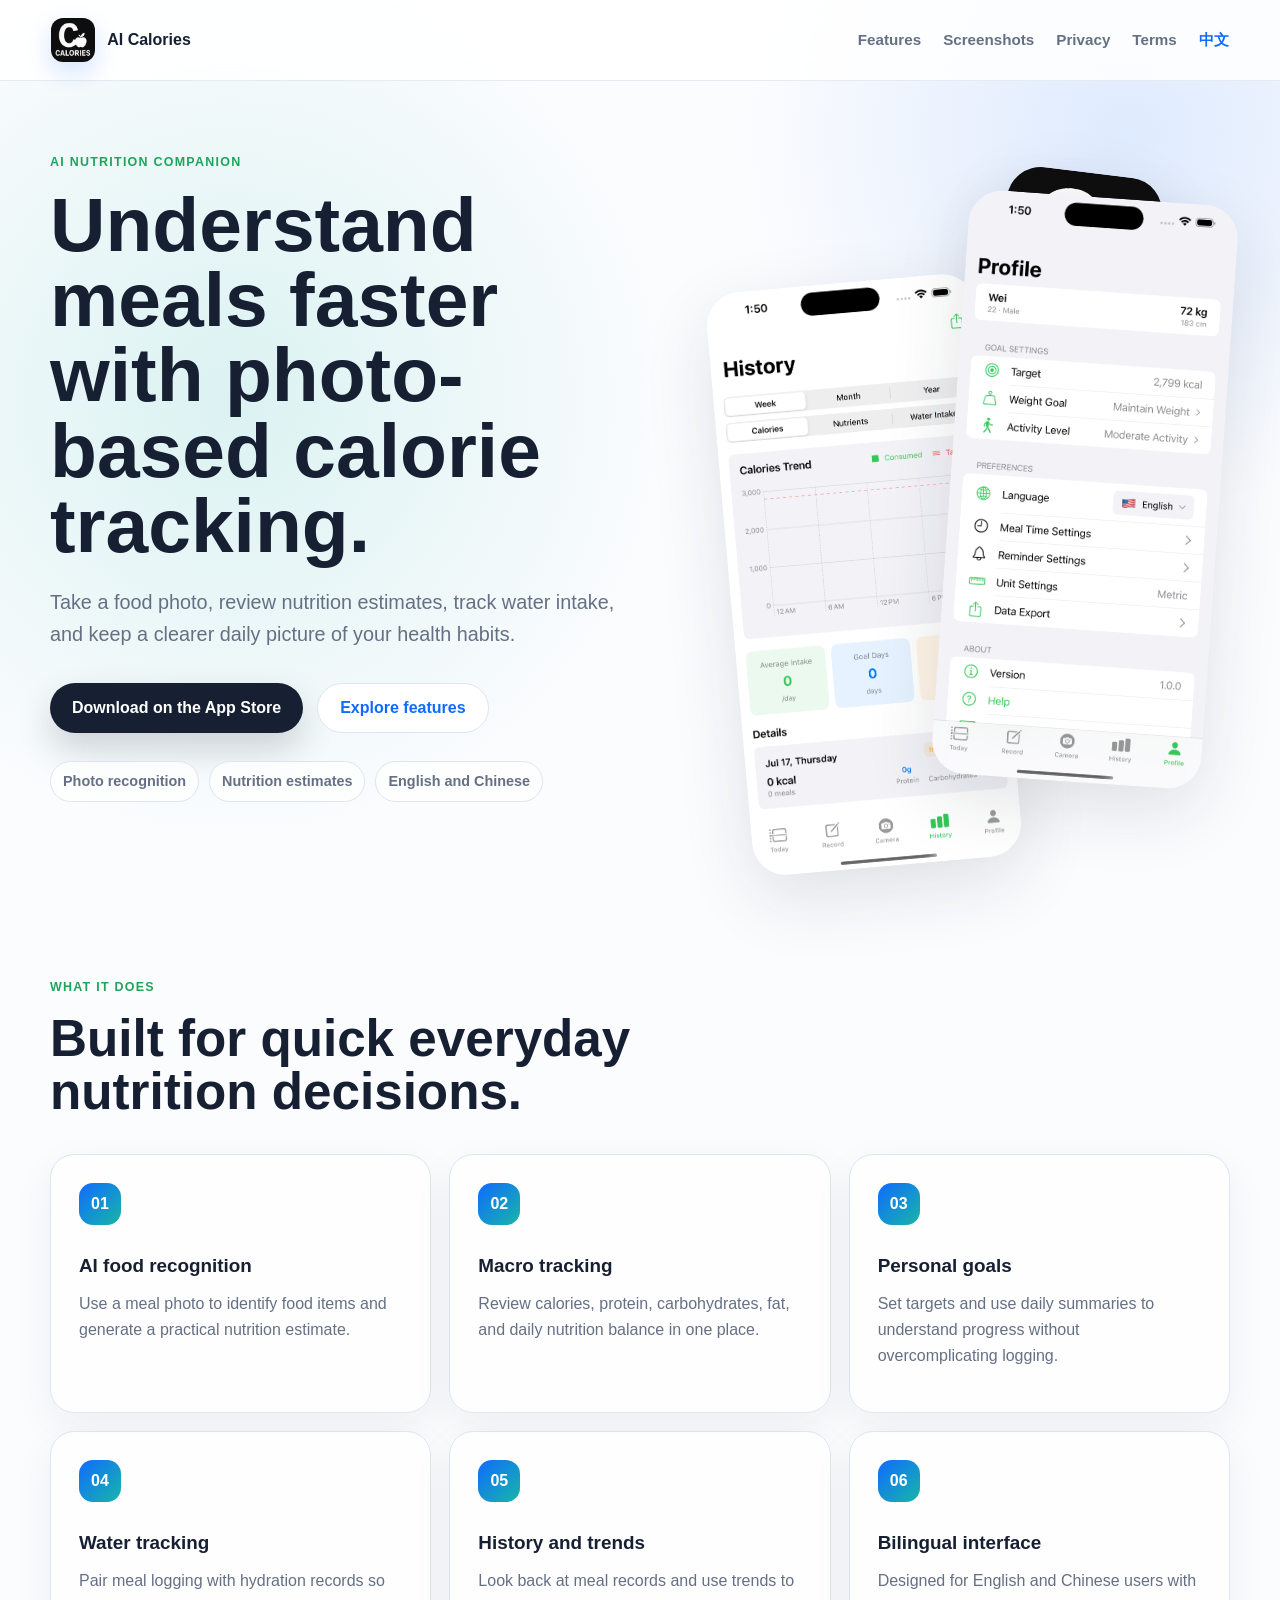
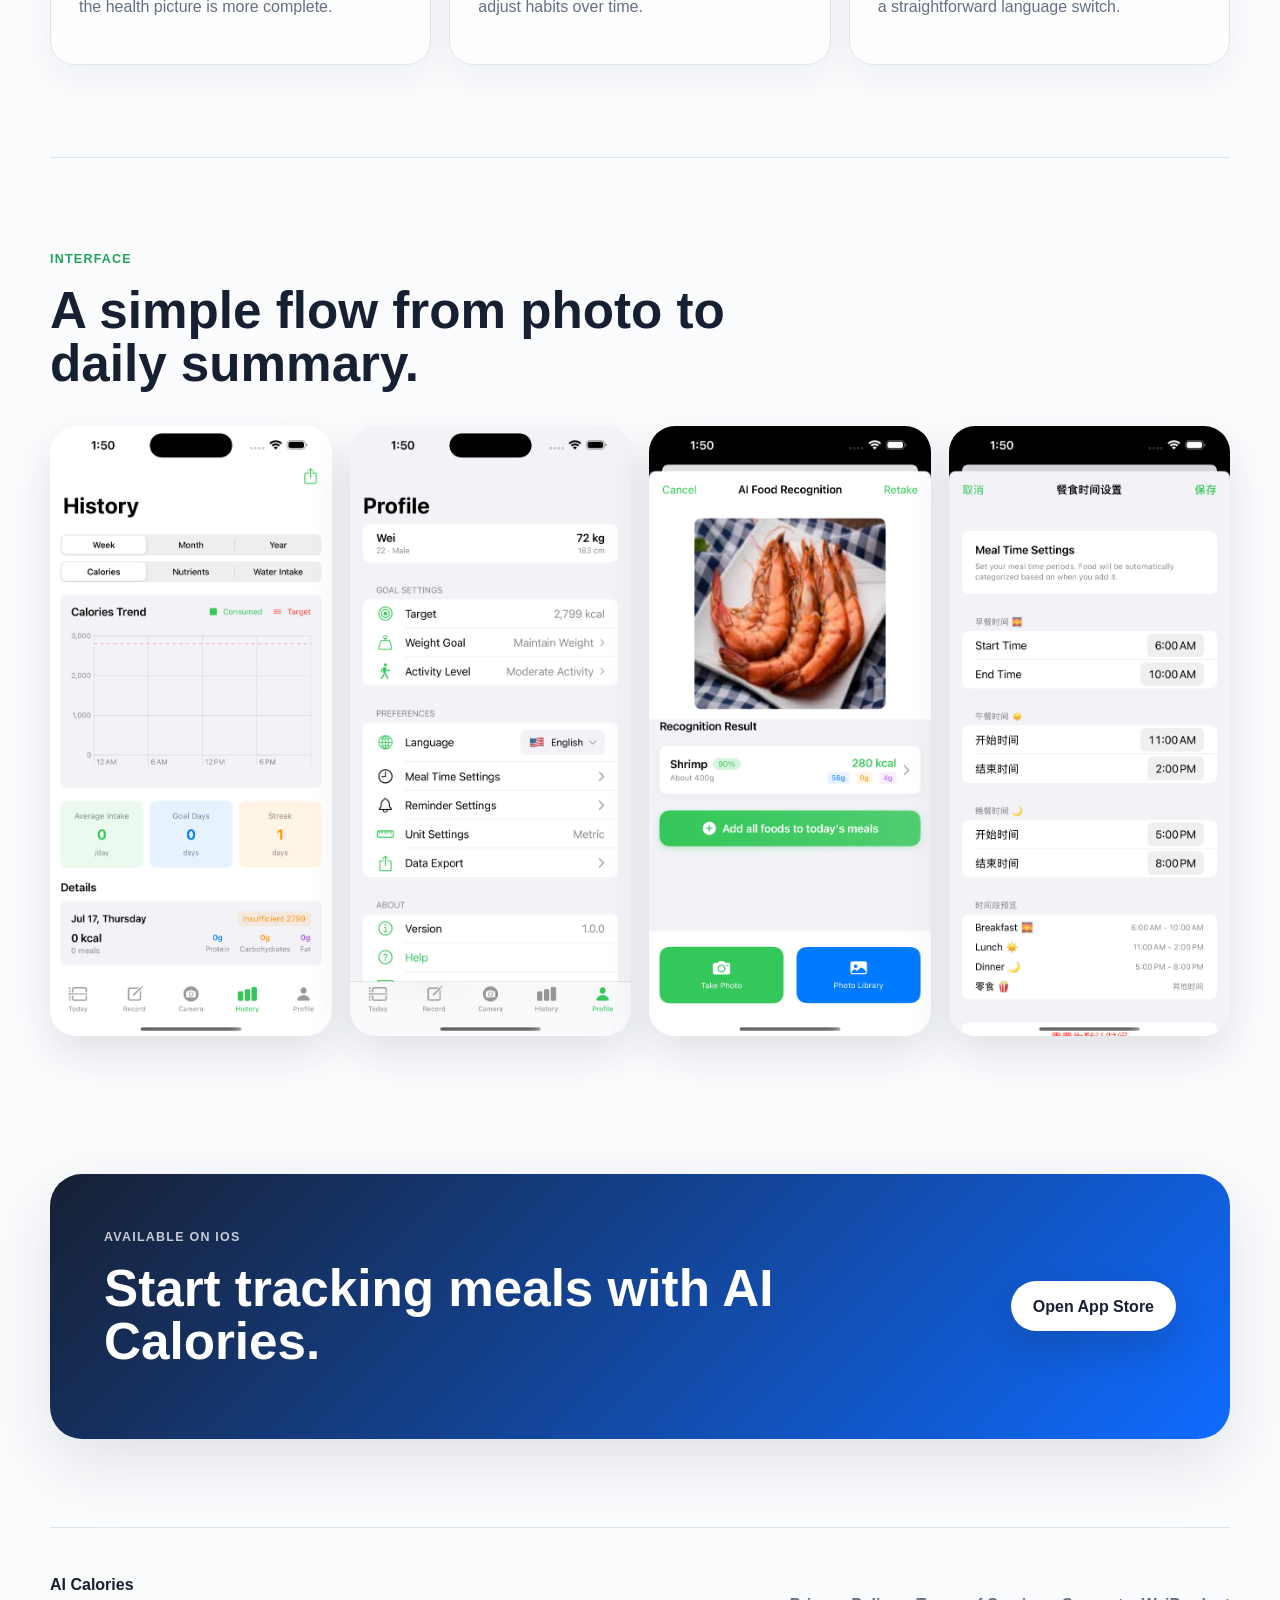
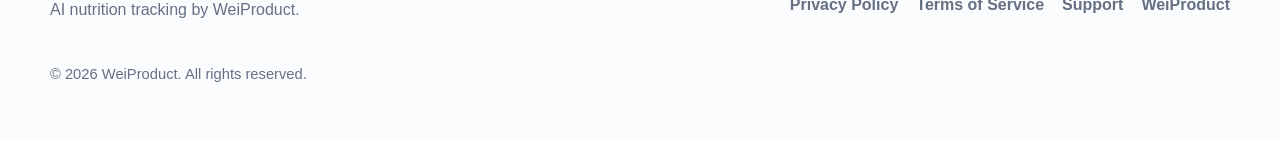
<file: index.html>
<!DOCTYPE html>
<html lang="en">
<head>
    <meta charset="UTF-8">
    <meta name="viewport" content="width=device-width, initial-scale=1.0">
    <title>AI Calories - AI Nutrition Tracking</title>
    <meta name="description" content="AI Calories helps users recognize food from photos, estimate nutrition, track water intake, and review daily progress.">
    <link rel="canonical" href="https://weiproduct.github.io/AICalories/">
    <meta property="og:title" content="AI Calories - AI Nutrition Tracking">
    <meta property="og:description" content="Photo-based food recognition, nutrition estimates, water tracking, and bilingual support.">
    <meta property="og:type" content="website">
    <meta property="og:url" content="https://weiproduct.github.io/AICalories/">
    <meta property="og:image" content="https://weiproduct.github.io/AICalories/images/app-icon.png">
    <link rel="stylesheet" href="styles.css">
</head>
<body>
    <nav class="site-nav">
        <a class="brand" href="index.html">
            <img src="images/app-icon.png" alt="" width="44" height="44">
            <span>AI Calories</span>
        </a>
        <div class="nav-links">
            <a href="#features">Features</a>
            <a href="#screenshots">Screenshots</a>
            <a href="privacy.html">Privacy</a>
            <a href="terms.html">Terms</a>
            <a class="language" href="index-zh.html">中文</a>
        </div>
    </nav>

    <main>
        <section class="hero">
            <div class="hero-copy">
                <p class="eyebrow">AI nutrition companion</p>
                <h1>Understand meals faster with photo-based calorie tracking.</h1>
                <p class="lead">Take a food photo, review nutrition estimates, track water intake, and keep a clearer daily picture of your health habits.</p>
                <div class="actions">
                    <a class="primary-action" href="https://apps.apple.com/app/id6478129039" target="_blank" rel="noopener">Download on the App Store</a>
                    <a class="secondary-action" href="#features">Explore features</a>
                </div>
                <div class="trust-row" aria-label="Product focus">
                    <span>Photo recognition</span>
                    <span>Nutrition estimates</span>
                    <span>English and Chinese</span>
                </div>
            </div>
            <div class="hero-media" aria-label="AI Calories app screenshots">
                <img class="hero-icon" src="images/app-icon.png" alt="AI Calories app icon">
                <img class="phone-shot shot-one" src="images/screenshot-1.png" alt="AI Calories recognition screen">
                <img class="phone-shot shot-two" src="images/screenshot-2.png" alt="AI Calories daily summary screen">
            </div>
        </section>

        <section id="features" class="section">
            <div class="section-heading">
                <p class="eyebrow">What it does</p>
                <h2>Built for quick everyday nutrition decisions.</h2>
            </div>
            <div class="feature-grid">
                <article class="feature-card">
                    <span class="feature-kicker">01</span>
                    <h3>AI food recognition</h3>
                    <p>Use a meal photo to identify food items and generate a practical nutrition estimate.</p>
                </article>
                <article class="feature-card">
                    <span class="feature-kicker">02</span>
                    <h3>Macro tracking</h3>
                    <p>Review calories, protein, carbohydrates, fat, and daily nutrition balance in one place.</p>
                </article>
                <article class="feature-card">
                    <span class="feature-kicker">03</span>
                    <h3>Personal goals</h3>
                    <p>Set targets and use daily summaries to understand progress without overcomplicating logging.</p>
                </article>
                <article class="feature-card">
                    <span class="feature-kicker">04</span>
                    <h3>Water tracking</h3>
                    <p>Pair meal logging with hydration records so the health picture is more complete.</p>
                </article>
                <article class="feature-card">
                    <span class="feature-kicker">05</span>
                    <h3>History and trends</h3>
                    <p>Look back at meal records and use trends to adjust habits over time.</p>
                </article>
                <article class="feature-card">
                    <span class="feature-kicker">06</span>
                    <h3>Bilingual interface</h3>
                    <p>Designed for English and Chinese users with a straightforward language switch.</p>
                </article>
            </div>
        </section>

        <section id="screenshots" class="section screenshots">
            <div class="section-heading">
                <p class="eyebrow">Interface</p>
                <h2>A simple flow from photo to daily summary.</h2>
            </div>
            <div class="screenshot-grid">
                <img src="images/screenshot-1.png" alt="Food recognition screenshot">
                <img src="images/screenshot-2.png" alt="Daily nutrition summary screenshot">
                <img src="images/screenshot-3.png" alt="Meal history screenshot">
                <img src="images/screenshot-4.png" alt="Goal tracking screenshot">
            </div>
        </section>

        <section class="download-panel">
            <div>
                <p class="eyebrow">Available on iOS</p>
                <h2>Start tracking meals with AI Calories.</h2>
            </div>
            <a class="primary-action" href="https://apps.apple.com/app/id6478129039" target="_blank" rel="noopener">Open App Store</a>
        </section>
    </main>

    <footer class="site-footer">
        <div>
            <strong>AI Calories</strong>
            <p>AI nutrition tracking by WeiProduct.</p>
        </div>
        <div class="footer-links">
            <a href="privacy.html">Privacy Policy</a>
            <a href="terms.html">Terms of Service</a>
            <a href="mailto:1597498880weiproduct@gmail.com">Support</a>
            <a href="https://weiproduct.com" target="_blank" rel="noopener">WeiProduct</a>
        </div>
        <p class="copyright">&copy; 2026 WeiProduct. All rights reserved.</p>
    </footer>
</body>
</html>
</file>
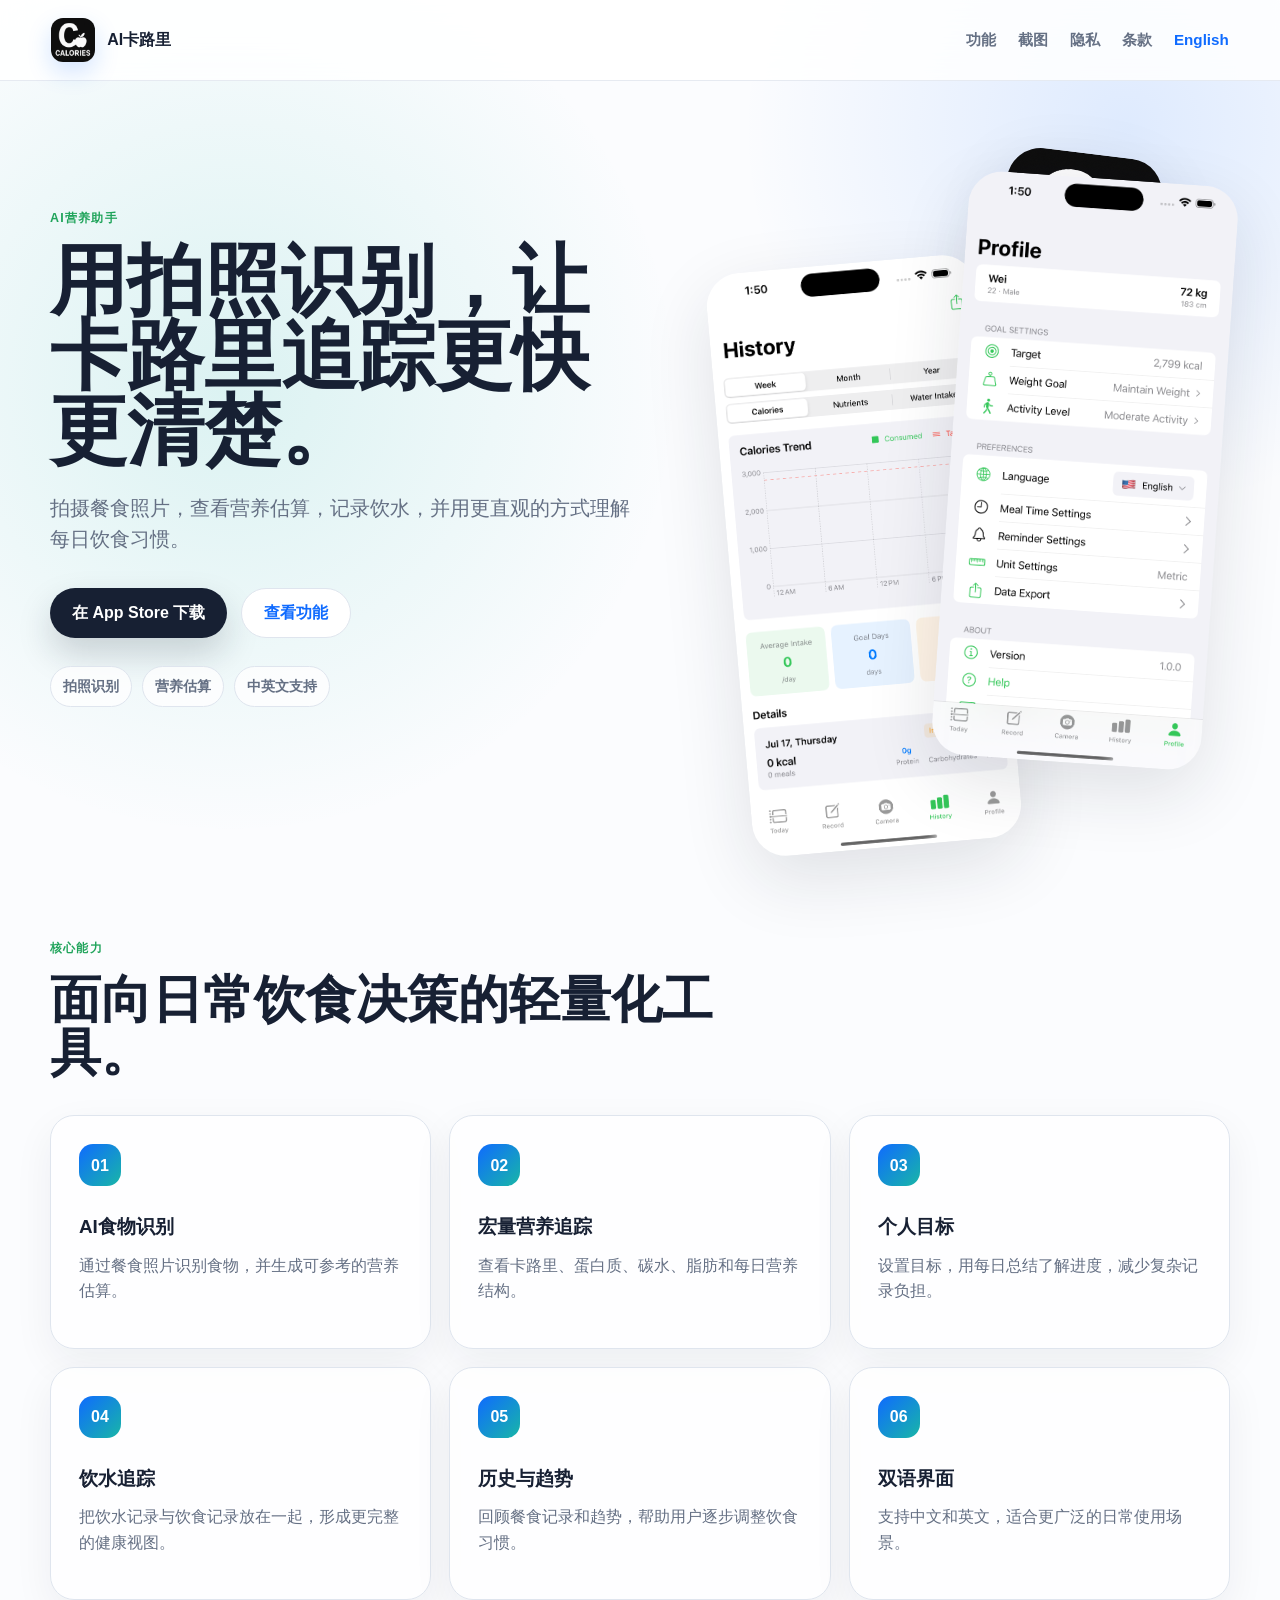
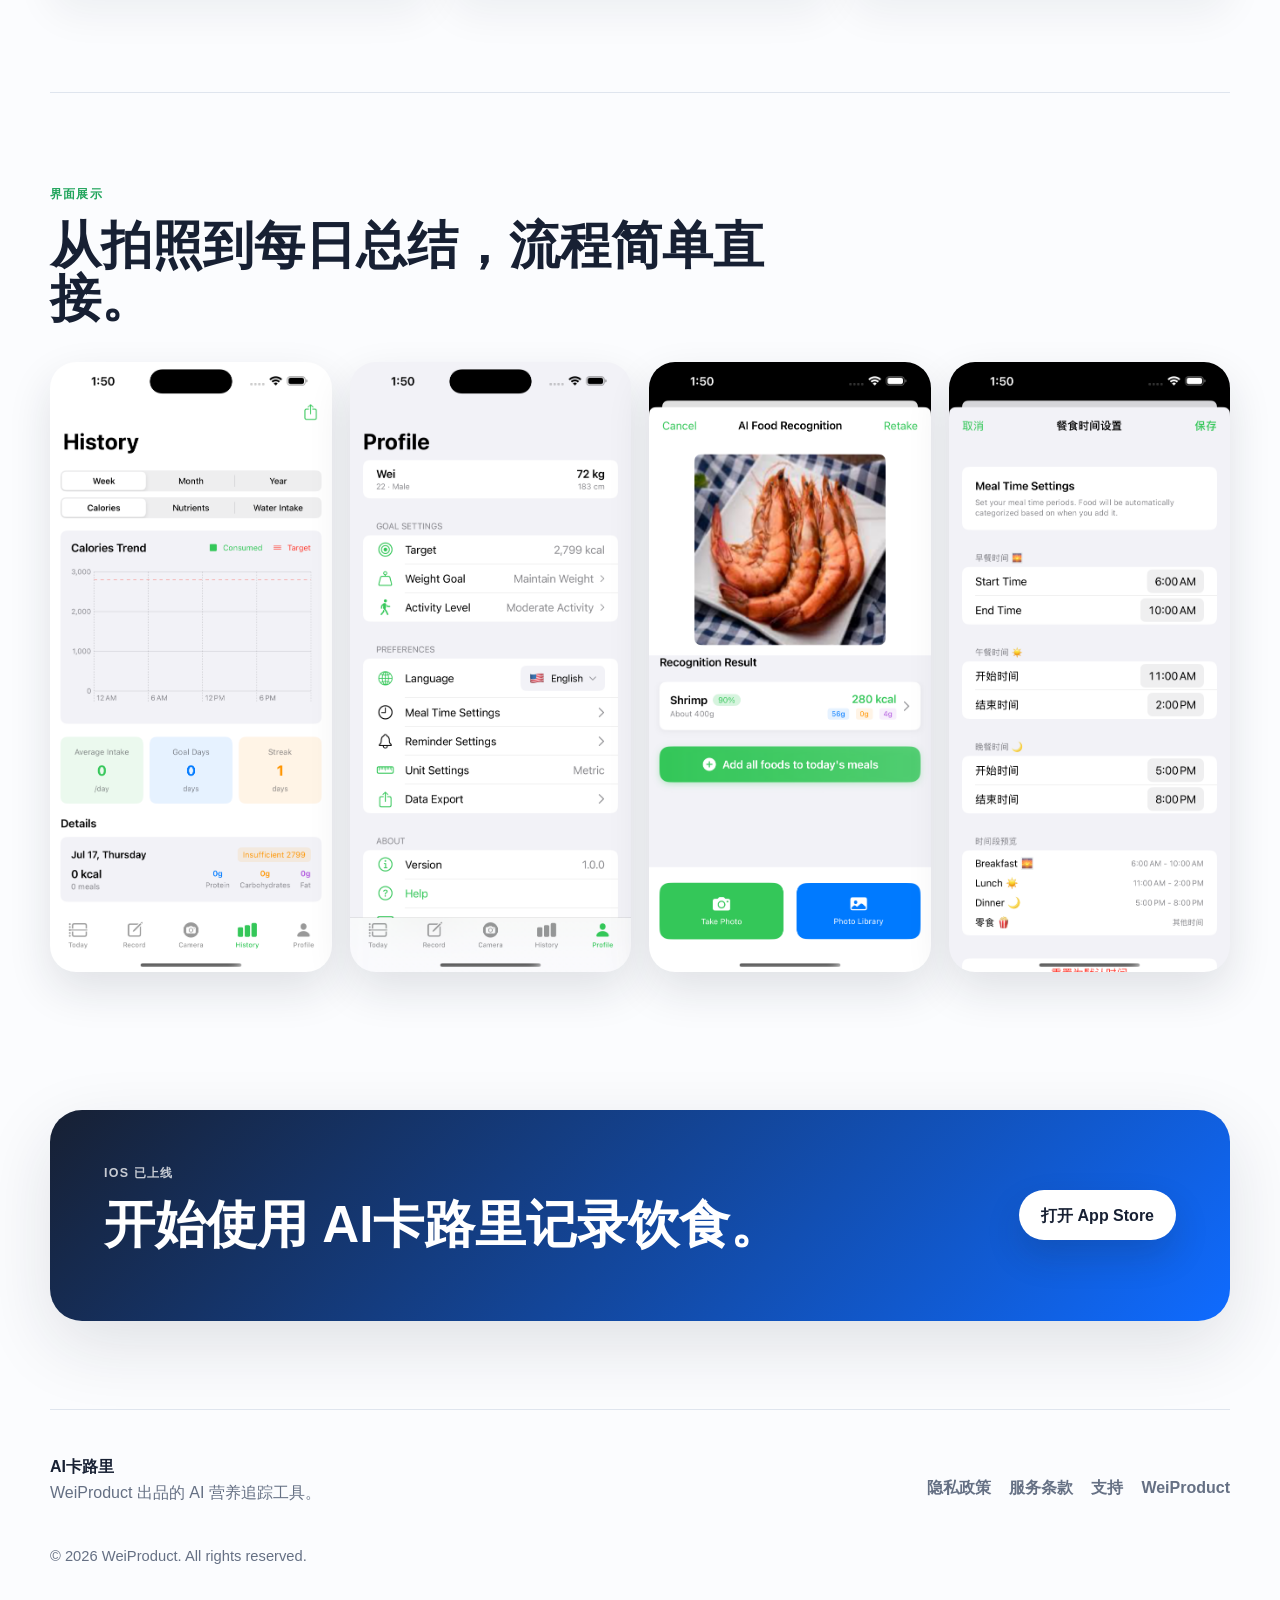
<file: index-zh.html>
<!DOCTYPE html>
<html lang="zh-CN">
<head>
    <meta charset="UTF-8">
    <meta name="viewport" content="width=device-width, initial-scale=1.0">
    <title>AI卡路里 - AI营养追踪</title>
    <meta name="description" content="AI卡路里通过拍照识别食物、估算营养、追踪饮水与每日进度，帮助用户更轻松地管理饮食习惯。">
    <link rel="canonical" href="https://weiproduct.github.io/AICalories/index-zh.html">
    <meta property="og:title" content="AI卡路里 - AI营养追踪">
    <meta property="og:description" content="拍照识别食物、营养估算、饮水追踪和中英文支持。">
    <meta property="og:type" content="website">
    <meta property="og:url" content="https://weiproduct.github.io/AICalories/index-zh.html">
    <meta property="og:image" content="https://weiproduct.github.io/AICalories/images/app-icon.png">
    <link rel="stylesheet" href="styles.css">
</head>
<body>
    <nav class="site-nav">
        <a class="brand" href="index-zh.html">
            <img src="images/app-icon.png" alt="" width="44" height="44">
            <span>AI卡路里</span>
        </a>
        <div class="nav-links">
            <a href="#features">功能</a>
            <a href="#screenshots">截图</a>
            <a href="privacy.html">隐私</a>
            <a href="terms.html">条款</a>
            <a class="language" href="index.html">English</a>
        </div>
    </nav>

    <main>
        <section class="hero">
            <div class="hero-copy">
                <p class="eyebrow">AI营养助手</p>
                <h1>用拍照识别，让卡路里追踪更快更清楚。</h1>
                <p class="lead">拍摄餐食照片，查看营养估算，记录饮水，并用更直观的方式理解每日饮食习惯。</p>
                <div class="actions">
                    <a class="primary-action" href="https://apps.apple.com/app/id6478129039" target="_blank" rel="noopener">在 App Store 下载</a>
                    <a class="secondary-action" href="#features">查看功能</a>
                </div>
                <div class="trust-row" aria-label="产品重点">
                    <span>拍照识别</span>
                    <span>营养估算</span>
                    <span>中英文支持</span>
                </div>
            </div>
            <div class="hero-media" aria-label="AI卡路里应用截图">
                <img class="hero-icon" src="images/app-icon.png" alt="AI卡路里应用图标">
                <img class="phone-shot shot-one" src="images/screenshot-1.png" alt="AI卡路里识别界面">
                <img class="phone-shot shot-two" src="images/screenshot-2.png" alt="AI卡路里每日总结界面">
            </div>
        </section>

        <section id="features" class="section">
            <div class="section-heading">
                <p class="eyebrow">核心能力</p>
                <h2>面向日常饮食决策的轻量化工具。</h2>
            </div>
            <div class="feature-grid">
                <article class="feature-card">
                    <span class="feature-kicker">01</span>
                    <h3>AI食物识别</h3>
                    <p>通过餐食照片识别食物，并生成可参考的营养估算。</p>
                </article>
                <article class="feature-card">
                    <span class="feature-kicker">02</span>
                    <h3>宏量营养追踪</h3>
                    <p>查看卡路里、蛋白质、碳水、脂肪和每日营养结构。</p>
                </article>
                <article class="feature-card">
                    <span class="feature-kicker">03</span>
                    <h3>个人目标</h3>
                    <p>设置目标，用每日总结了解进度，减少复杂记录负担。</p>
                </article>
                <article class="feature-card">
                    <span class="feature-kicker">04</span>
                    <h3>饮水追踪</h3>
                    <p>把饮水记录与饮食记录放在一起，形成更完整的健康视图。</p>
                </article>
                <article class="feature-card">
                    <span class="feature-kicker">05</span>
                    <h3>历史与趋势</h3>
                    <p>回顾餐食记录和趋势，帮助用户逐步调整饮食习惯。</p>
                </article>
                <article class="feature-card">
                    <span class="feature-kicker">06</span>
                    <h3>双语界面</h3>
                    <p>支持中文和英文，适合更广泛的日常使用场景。</p>
                </article>
            </div>
        </section>

        <section id="screenshots" class="section screenshots">
            <div class="section-heading">
                <p class="eyebrow">界面展示</p>
                <h2>从拍照到每日总结，流程简单直接。</h2>
            </div>
            <div class="screenshot-grid">
                <img src="images/screenshot-1.png" alt="食物识别截图">
                <img src="images/screenshot-2.png" alt="每日营养总结截图">
                <img src="images/screenshot-3.png" alt="餐食历史截图">
                <img src="images/screenshot-4.png" alt="目标追踪截图">
            </div>
        </section>

        <section class="download-panel">
            <div>
                <p class="eyebrow">iOS 已上线</p>
                <h2>开始使用 AI卡路里记录饮食。</h2>
            </div>
            <a class="primary-action" href="https://apps.apple.com/app/id6478129039" target="_blank" rel="noopener">打开 App Store</a>
        </section>
    </main>

    <footer class="site-footer">
        <div>
            <strong>AI卡路里</strong>
            <p>WeiProduct 出品的 AI 营养追踪工具。</p>
        </div>
        <div class="footer-links">
            <a href="privacy.html">隐私政策</a>
            <a href="terms.html">服务条款</a>
            <a href="mailto:1597498880weiproduct@gmail.com">支持</a>
            <a href="https://weiproduct.com" target="_blank" rel="noopener">WeiProduct</a>
        </div>
        <p class="copyright">&copy; 2026 WeiProduct. All rights reserved.</p>
    </footer>
</body>
</html>
</file>
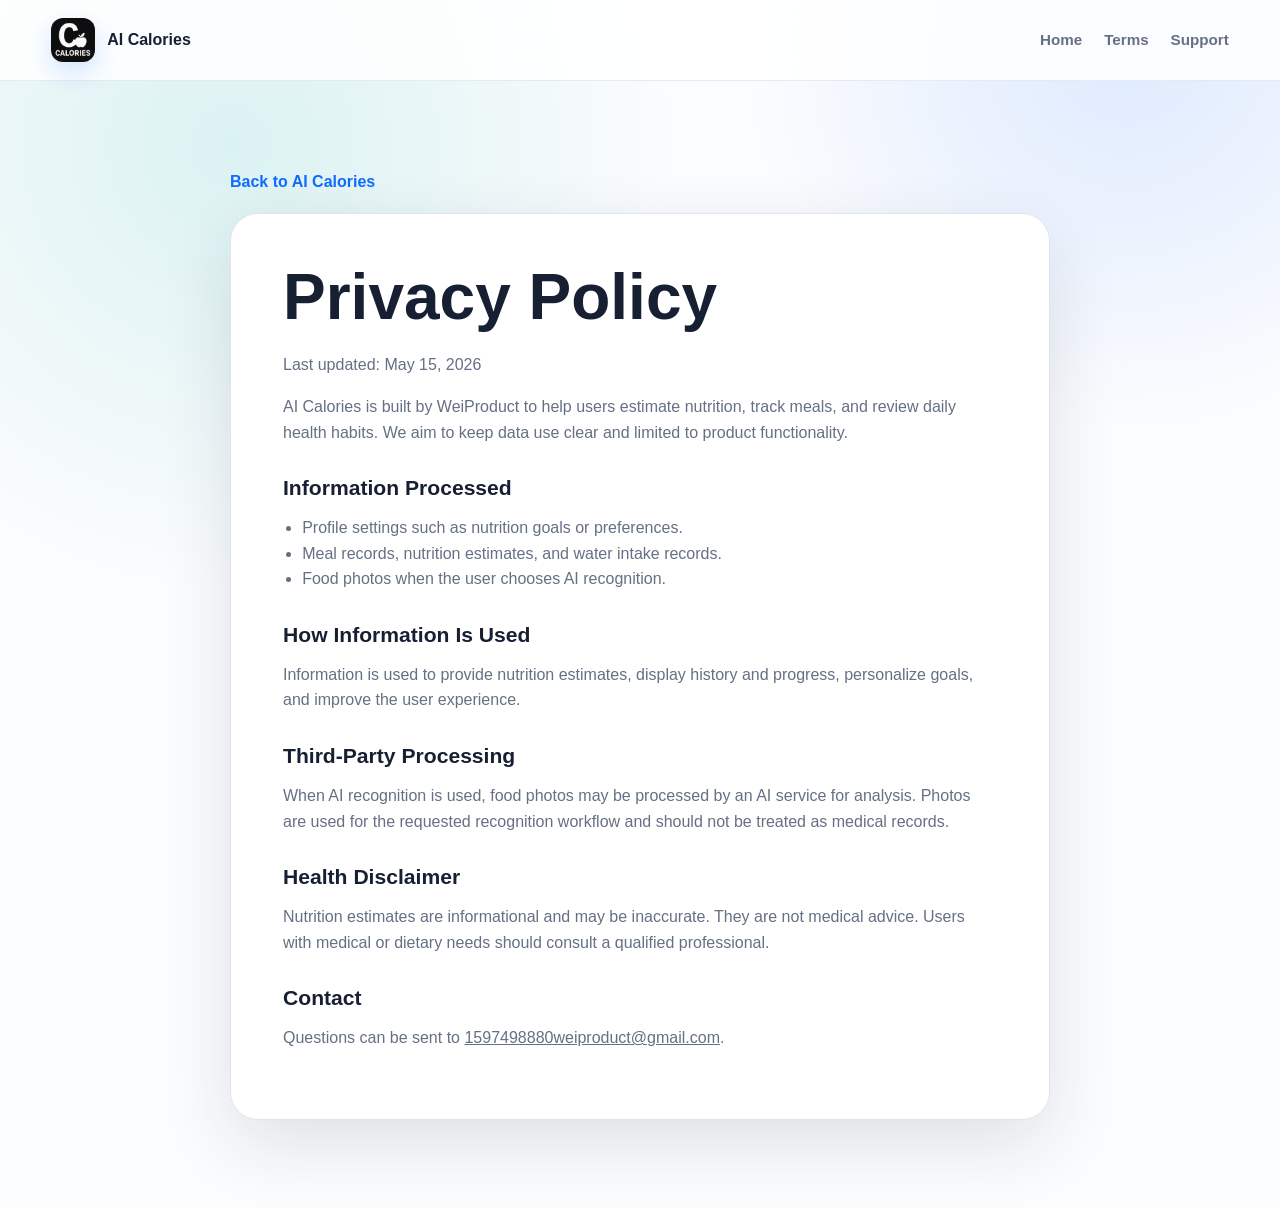
<file: privacy.html>
<!DOCTYPE html>
<html lang="en">
<head>
    <meta charset="UTF-8">
    <meta name="viewport" content="width=device-width, initial-scale=1.0">
    <title>Privacy Policy - AI Calories</title>
    <meta name="description" content="Privacy policy for AI Calories by WeiProduct.">
    <link rel="canonical" href="https://weiproduct.github.io/AICalories/privacy.html">
    <link rel="stylesheet" href="styles.css">
</head>
<body>
    <nav class="site-nav">
        <a class="brand" href="index.html">
            <img src="images/app-icon.png" alt="" width="44" height="44">
            <span>AI Calories</span>
        </a>
        <div class="nav-links">
            <a href="index.html">Home</a>
            <a href="terms.html">Terms</a>
            <a href="mailto:1597498880weiproduct@gmail.com">Support</a>
        </div>
    </nav>
    <main class="legal-main">
        <a class="back-link" href="index.html">Back to AI Calories</a>
        <article class="legal-card">
            <h1>Privacy Policy</h1>
            <p>Last updated: May 15, 2026</p>
            <p>AI Calories is built by WeiProduct to help users estimate nutrition, track meals, and review daily health habits. We aim to keep data use clear and limited to product functionality.</p>
            <h2>Information Processed</h2>
            <ul>
                <li>Profile settings such as nutrition goals or preferences.</li>
                <li>Meal records, nutrition estimates, and water intake records.</li>
                <li>Food photos when the user chooses AI recognition.</li>
            </ul>
            <h2>How Information Is Used</h2>
            <p>Information is used to provide nutrition estimates, display history and progress, personalize goals, and improve the user experience.</p>
            <h2>Third-Party Processing</h2>
            <p>When AI recognition is used, food photos may be processed by an AI service for analysis. Photos are used for the requested recognition workflow and should not be treated as medical records.</p>
            <h2>Health Disclaimer</h2>
            <p>Nutrition estimates are informational and may be inaccurate. They are not medical advice. Users with medical or dietary needs should consult a qualified professional.</p>
            <h2>Contact</h2>
            <p>Questions can be sent to <a href="mailto:1597498880weiproduct@gmail.com">1597498880weiproduct@gmail.com</a>.</p>
        </article>
    </main>
</body>
</html>
</file>
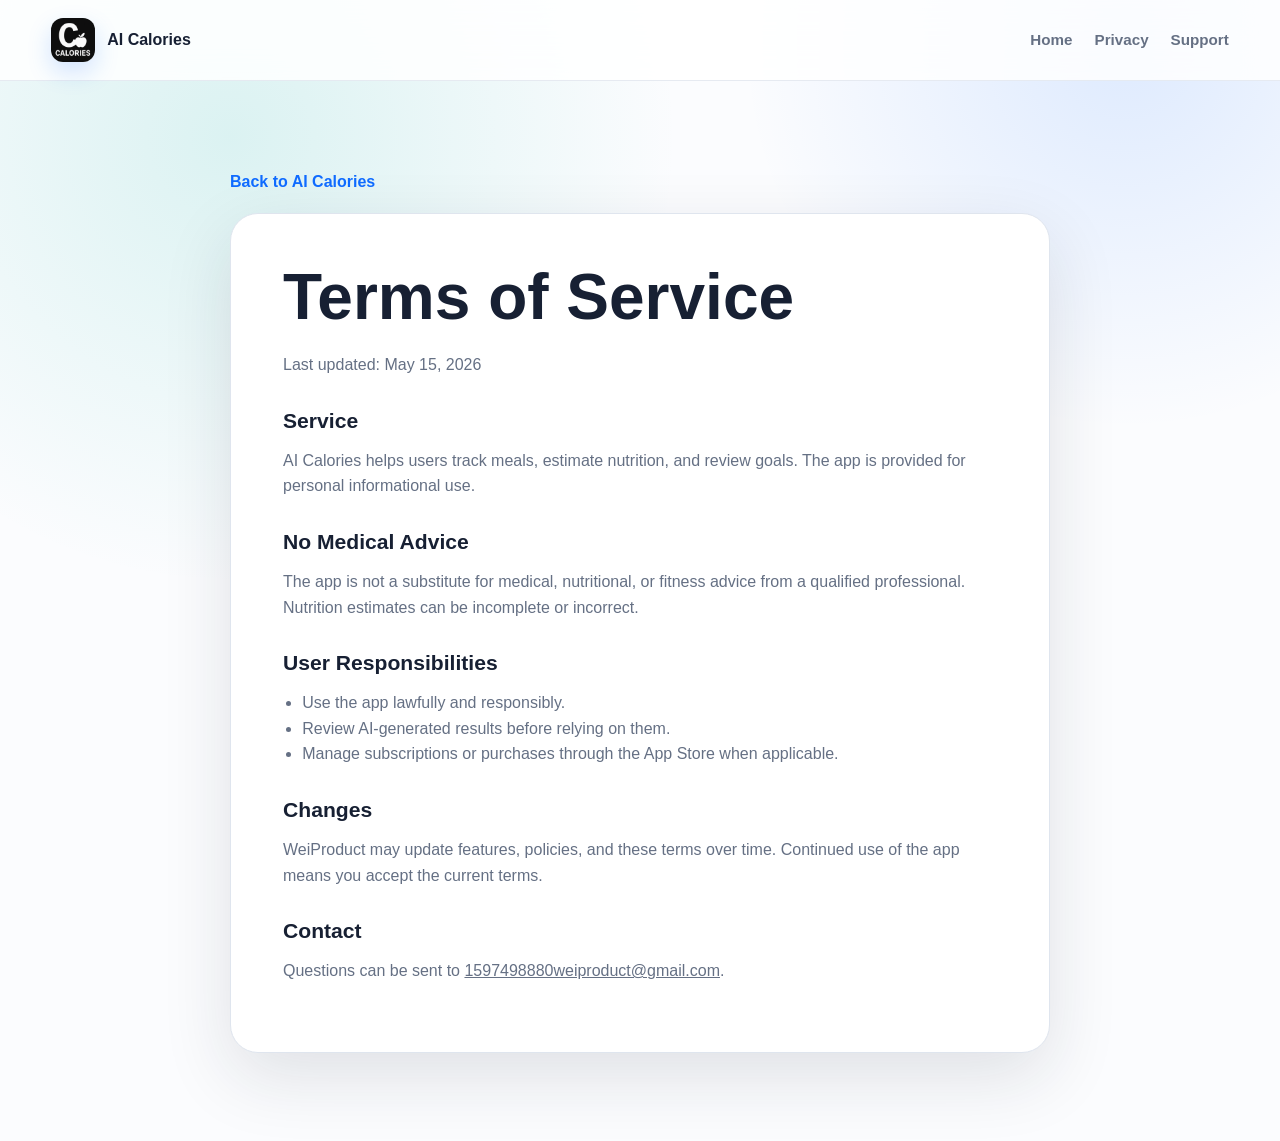
<file: terms.html>
<!DOCTYPE html>
<html lang="en">
<head>
    <meta charset="UTF-8">
    <meta name="viewport" content="width=device-width, initial-scale=1.0">
    <title>Terms of Service - AI Calories</title>
    <meta name="description" content="Terms of service for AI Calories by WeiProduct.">
    <link rel="canonical" href="https://weiproduct.github.io/AICalories/terms.html">
    <link rel="stylesheet" href="styles.css">
</head>
<body>
    <nav class="site-nav">
        <a class="brand" href="index.html">
            <img src="images/app-icon.png" alt="" width="44" height="44">
            <span>AI Calories</span>
        </a>
        <div class="nav-links">
            <a href="index.html">Home</a>
            <a href="privacy.html">Privacy</a>
            <a href="mailto:1597498880weiproduct@gmail.com">Support</a>
        </div>
    </nav>
    <main class="legal-main">
        <a class="back-link" href="index.html">Back to AI Calories</a>
        <article class="legal-card">
            <h1>Terms of Service</h1>
            <p>Last updated: May 15, 2026</p>
            <h2>Service</h2>
            <p>AI Calories helps users track meals, estimate nutrition, and review goals. The app is provided for personal informational use.</p>
            <h2>No Medical Advice</h2>
            <p>The app is not a substitute for medical, nutritional, or fitness advice from a qualified professional. Nutrition estimates can be incomplete or incorrect.</p>
            <h2>User Responsibilities</h2>
            <ul>
                <li>Use the app lawfully and responsibly.</li>
                <li>Review AI-generated results before relying on them.</li>
                <li>Manage subscriptions or purchases through the App Store when applicable.</li>
            </ul>
            <h2>Changes</h2>
            <p>WeiProduct may update features, policies, and these terms over time. Continued use of the app means you accept the current terms.</p>
            <h2>Contact</h2>
            <p>Questions can be sent to <a href="mailto:1597498880weiproduct@gmail.com">1597498880weiproduct@gmail.com</a>.</p>
        </article>
    </main>
</body>
</html>
</file>
<file: styles.css>
:root {
    --ink: #172033;
    --muted: #657084;
    --line: #dfe5ee;
    --panel: #f6f8fb;
    --surface: #ffffff;
    --blue: #0f6bff;
    --teal: #18b6a7;
    --green: #20a45b;
    --shadow: 0 24px 70px rgba(23, 32, 51, 0.12);
}

* {
    box-sizing: border-box;
}

html {
    scroll-behavior: smooth;
}

body {
    margin: 0;
    color: var(--ink);
    background:
        radial-gradient(circle at 18% 12%, rgba(24, 182, 167, 0.14), transparent 28rem),
        radial-gradient(circle at 88% 4%, rgba(15, 107, 255, 0.12), transparent 24rem),
        #fbfcfe;
    font-family: -apple-system, BlinkMacSystemFont, "Segoe UI", Roboto, "PingFang SC", "Microsoft YaHei", sans-serif;
    line-height: 1.6;
}

a {
    color: inherit;
}

.site-nav {
    position: sticky;
    top: 0;
    z-index: 10;
    display: flex;
    align-items: center;
    justify-content: space-between;
    gap: 2rem;
    padding: 18px clamp(20px, 4vw, 64px);
    background: rgba(255, 255, 255, 0.84);
    border-bottom: 1px solid rgba(223, 229, 238, 0.78);
    backdrop-filter: blur(18px);
}

.brand,
.nav-links,
.actions,
.trust-row,
.footer-links {
    display: flex;
    align-items: center;
}

.brand {
    gap: 12px;
    text-decoration: none;
    font-weight: 800;
    letter-spacing: 0;
}

.brand img {
    border-radius: 12px;
    box-shadow: 0 10px 24px rgba(15, 107, 255, 0.18);
}

.nav-links {
    gap: 22px;
    color: var(--muted);
    font-size: 0.95rem;
    font-weight: 650;
}

.nav-links a,
.footer-links a {
    text-decoration: none;
}

.language {
    color: var(--blue);
}

main {
    width: min(1180px, calc(100% - 40px));
    margin: 0 auto;
}

.hero {
    min-height: 760px;
    display: grid;
    grid-template-columns: minmax(0, 1fr) minmax(420px, 0.88fr);
    gap: clamp(32px, 5vw, 72px);
    align-items: center;
    padding: 72px 0 84px;
}

.hero-copy {
    max-width: 650px;
}

.eyebrow {
    margin: 0 0 14px;
    color: var(--green);
    font-size: 0.78rem;
    font-weight: 850;
    letter-spacing: 0.1em;
    text-transform: uppercase;
}

h1,
h2,
h3,
p {
    margin-top: 0;
}

h1 {
    margin-bottom: 24px;
    font-size: clamp(3rem, 6vw, 5.7rem);
    line-height: 0.98;
    letter-spacing: 0;
}

h2 {
    margin-bottom: 16px;
    font-size: clamp(2rem, 4vw, 3.4rem);
    line-height: 1.04;
    letter-spacing: 0;
}

h3 {
    margin-bottom: 10px;
    font-size: 1.18rem;
}

.lead {
    max-width: 610px;
    margin-bottom: 32px;
    color: var(--muted);
    font-size: 1.24rem;
}

.actions {
    flex-wrap: wrap;
    gap: 14px;
    margin-bottom: 28px;
}

.primary-action,
.secondary-action {
    display: inline-flex;
    align-items: center;
    justify-content: center;
    min-height: 50px;
    padding: 0 22px;
    border-radius: 999px;
    font-weight: 800;
    text-decoration: none;
}

.primary-action {
    background: var(--ink);
    color: white;
    box-shadow: 0 16px 34px rgba(23, 32, 51, 0.18);
}

.secondary-action {
    background: white;
    color: var(--blue);
    border: 1px solid var(--line);
}

.trust-row {
    flex-wrap: wrap;
    gap: 10px;
}

.trust-row span {
    padding: 8px 12px;
    border: 1px solid var(--line);
    border-radius: 999px;
    background: rgba(255, 255, 255, 0.78);
    color: var(--muted);
    font-size: 0.9rem;
    font-weight: 700;
}

.hero-media {
    position: relative;
    min-height: 610px;
}

.hero-icon {
    position: absolute;
    top: 0;
    right: 14%;
    width: 156px;
    border-radius: 34px;
    box-shadow: var(--shadow);
    transform: rotate(7deg);
}

.phone-shot {
    position: absolute;
    width: min(270px, 43vw);
    border-radius: 34px;
    box-shadow: var(--shadow);
    background: white;
}

.shot-one {
    left: 4%;
    top: 110px;
    transform: rotate(-5deg);
}

.shot-two {
    right: 2%;
    bottom: 0;
    transform: rotate(4deg);
}

.section {
    padding: 92px 0;
}

.section-heading {
    max-width: 760px;
    margin-bottom: 36px;
}

.feature-grid {
    display: grid;
    grid-template-columns: repeat(3, minmax(0, 1fr));
    gap: 18px;
}

.feature-card {
    min-height: 220px;
    padding: 28px;
    border: 1px solid var(--line);
    border-radius: 24px;
    background: rgba(255, 255, 255, 0.82);
    box-shadow: 0 14px 40px rgba(23, 32, 51, 0.06);
}

.feature-kicker {
    display: inline-flex;
    align-items: center;
    justify-content: center;
    width: 42px;
    height: 42px;
    margin-bottom: 26px;
    border-radius: 14px;
    background: linear-gradient(135deg, var(--blue), var(--teal));
    color: white;
    font-weight: 850;
}

.feature-card p,
.site-footer p {
    color: var(--muted);
}

.screenshots {
    border-top: 1px solid var(--line);
}

.screenshot-grid {
    display: grid;
    grid-template-columns: repeat(4, minmax(0, 1fr));
    gap: 18px;
}

.screenshot-grid img {
    width: 100%;
    border-radius: 26px;
    background: white;
    box-shadow: 0 18px 44px rgba(23, 32, 51, 0.12);
}

.download-panel {
    display: flex;
    align-items: center;
    justify-content: space-between;
    gap: 24px;
    margin: 46px 0 88px;
    padding: clamp(28px, 5vw, 54px);
    border-radius: 32px;
    background: linear-gradient(135deg, #172033, #0f6bff);
    color: white;
    box-shadow: var(--shadow);
}

.download-panel .eyebrow,
.download-panel p {
    color: rgba(255, 255, 255, 0.76);
}

.download-panel .primary-action {
    flex: 0 0 auto;
    background: white;
    color: var(--ink);
}

.site-footer {
    display: grid;
    grid-template-columns: 1fr auto;
    gap: 24px;
    width: min(1180px, calc(100% - 40px));
    margin: 0 auto;
    padding: 44px 0 56px;
    border-top: 1px solid var(--line);
}

.footer-links {
    flex-wrap: wrap;
    justify-content: flex-end;
    gap: 18px;
    color: var(--muted);
    font-weight: 650;
}

.copyright {
    grid-column: 1 / -1;
    margin: 0;
    font-size: 0.92rem;
}

.legal-main {
    max-width: 860px;
    margin: 0 auto;
    padding: 88px 20px;
}

.legal-card {
    padding: clamp(28px, 5vw, 52px);
    border: 1px solid var(--line);
    border-radius: 28px;
    background: white;
    box-shadow: var(--shadow);
}

.legal-card h1 {
    font-size: clamp(2.4rem, 5vw, 4.2rem);
}

.legal-card h2 {
    margin-top: 32px;
    font-size: 1.32rem;
}

.legal-card p,
.legal-card li {
    color: var(--muted);
}

.legal-card ul {
    padding-left: 1.2rem;
}

.back-link {
    display: inline-flex;
    margin-bottom: 18px;
    color: var(--blue);
    font-weight: 800;
    text-decoration: none;
}

@media (max-width: 900px) {
    .site-nav {
        align-items: flex-start;
        flex-direction: column;
    }

    .nav-links {
        flex-wrap: wrap;
        gap: 14px;
    }

    .hero {
        min-height: auto;
        grid-template-columns: 1fr;
        padding-top: 48px;
    }

    .hero-media {
        min-height: 520px;
    }

    .feature-grid,
    .screenshot-grid {
        grid-template-columns: repeat(2, minmax(0, 1fr));
    }

    .download-panel,
    .site-footer {
        grid-template-columns: 1fr;
        flex-direction: column;
        align-items: flex-start;
    }

    .footer-links {
        justify-content: flex-start;
    }
}

@media (max-width: 560px) {
    main,
    .site-footer {
        width: min(100% - 28px, 1180px);
    }

    .hero-media {
        min-height: 430px;
    }

    .hero-icon {
        width: 118px;
    }

    .phone-shot {
        width: 48vw;
        border-radius: 22px;
    }

    .feature-grid,
    .screenshot-grid {
        grid-template-columns: 1fr;
    }
}
</file>
